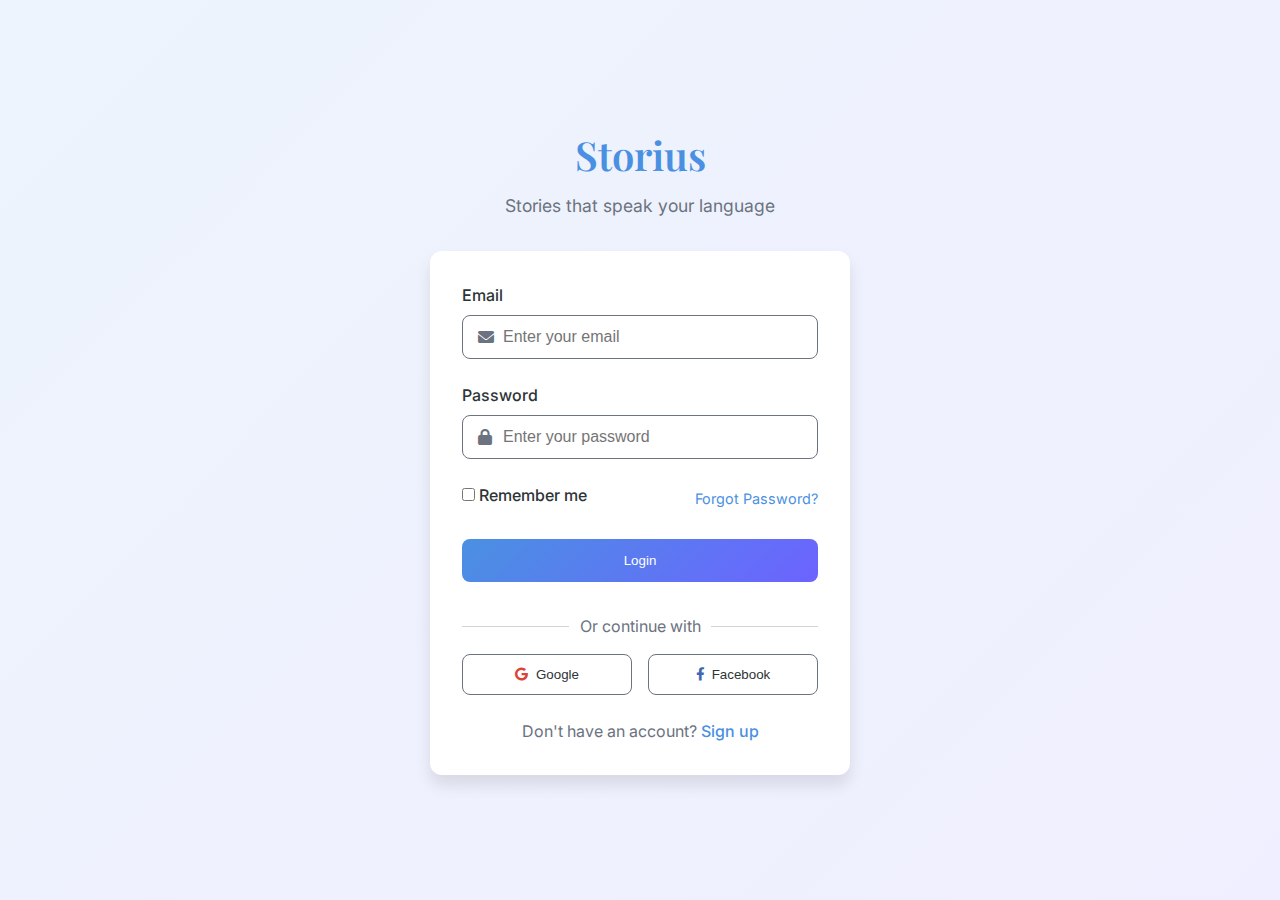
<file: index.html>
<!DOCTYPE html>
<html lang="en">
<head>
    <meta charset="UTF-8">
    <meta name="viewport" content="width=device-width, initial-scale=1.0">
    <title>Storius - Login</title>
    <link rel="stylesheet" href="css/styles.css">
    <link rel="stylesheet" href="css/login.css">
    <!-- Google Fonts -->
    <link href="https://fonts.googleapis.com/css2?family=Poppins:wght@400;500;600&family=Inter:wght@400;500&family=Playfair+Display:wght@600&display=swap" rel="stylesheet">
    <!-- Font Awesome -->
    <link rel="stylesheet" href="https://cdnjs.cloudflare.com/ajax/libs/font-awesome/6.0.0/css/all.min.css">
</head>
<body class="login-page">
    <div class="login-container">
        <div class="logo-container">
            <h1>Storius</h1>
            <p>Stories that speak your language</p>
        </div>
        
        <div class="login-card">
            <form id="loginForm" class="login-form">
                <div class="form-group">
                    <label for="email">Email</label>
                    <div class="input-container">
                        <i class="fas fa-envelope"></i>
                        <input type="email" id="email" name="email" required placeholder="Enter your email">
                    </div>
                </div>
                
                <div class="form-group">
                    <label for="password">Password</label>
                    <div class="input-container">
                        <i class="fas fa-lock"></i>
                        <input type="password" id="password" name="password" required placeholder="Enter your password">
                        <!-- <i class="fas fa-eye toggle-password"></i> -->
                    </div>
                </div>

                <div class="form-options">
                    <label class="remember-me">
                        <input type="checkbox" id="remember" name="remember">
                        <span>Remember me</span>
                    </label>
                    <a href="#" class="forgot-password">Forgot Password?</a>
                </div>

                <button type="submit" class="login-button">Login</button>

                <div class="social-login">
                    <p>Or continue with</p>
                    <div class="social-buttons">
                        <button type="button" class="social-button google">
                            <i class="fab fa-google"></i>
                            Google
                        </button>
                        <button type="button" class="social-button facebook">
                            <i class="fab fa-facebook-f"></i>
                            Facebook
                        </button>
                    </div>
                </div>

                <p class="signup-prompt">
                    Don't have an account? <a href="#" class="signup-link">Sign up</a>
                </p>
            </form>
        </div>
    </div>
    <script src="js/login.js"></script>
</body>
</html>
</file>
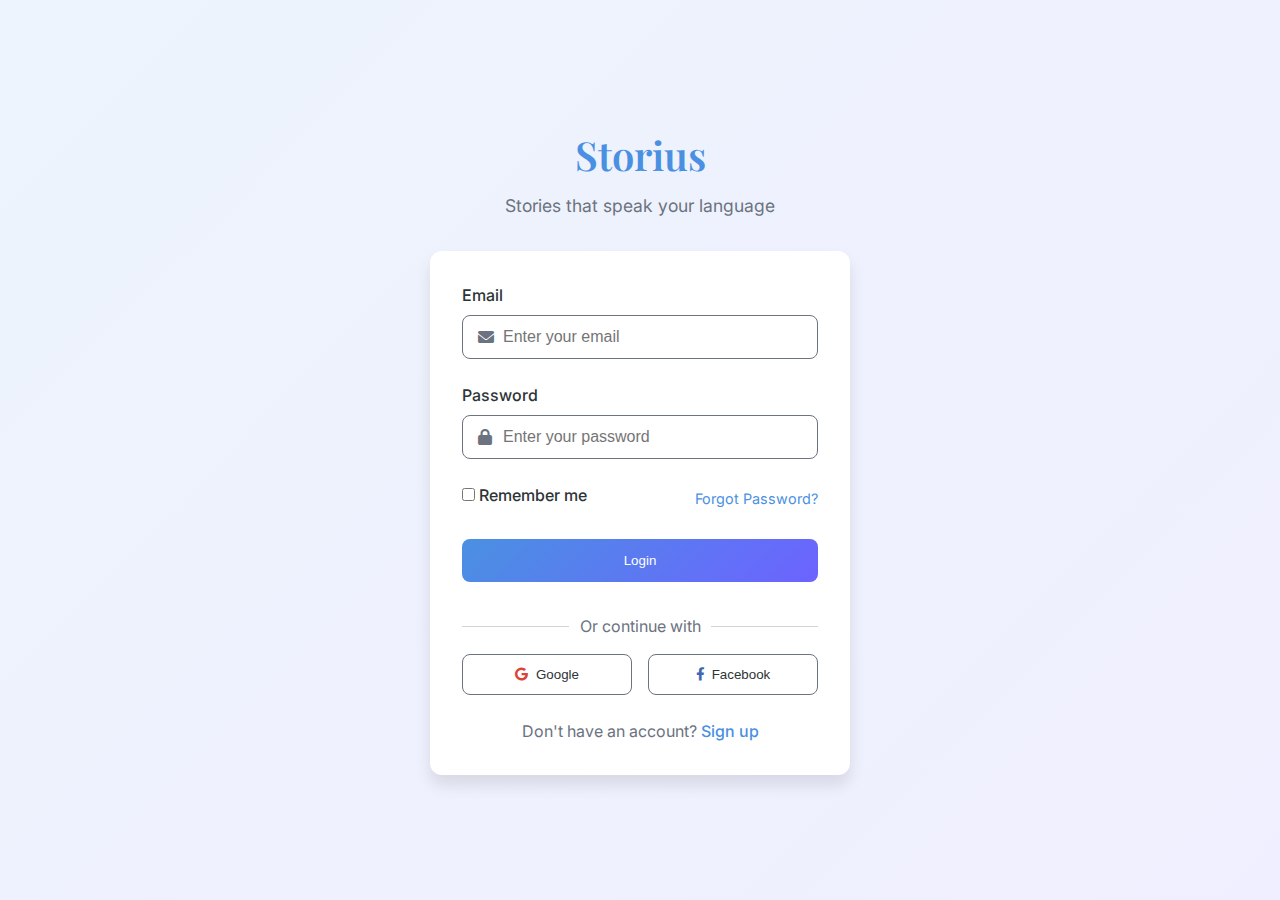
<file: src/main/resources/templates/index.html>
<!DOCTYPE html>
<html lang="en">
<head>
    <meta charset="UTF-8">
    <meta name="viewport" content="width=device-width, initial-scale=1.0">
    <title>Storius - Login</title>
    <link rel="stylesheet" href="/css/styles.css">
    <link rel="stylesheet" href="/css/login.css">
    <!-- Google Fonts -->
    <link href="https://fonts.googleapis.com/css2?family=Poppins:wght@400;500;600&family=Inter:wght@400;500&family=Playfair+Display:wght@600&display=swap" rel="stylesheet">
    <!-- Font Awesome -->
    <link rel="stylesheet" href="https://cdnjs.cloudflare.com/ajax/libs/font-awesome/6.0.0/css/all.min.css">
</head>
<body class="login-page">
    <div class="login-container">
        <div class="logo-container">
            <h1>Storius</h1>
            <p>Stories that speak your language</p>
        </div>
        
        <div class="login-card">
            <form id="loginForm" class="login-form">
                <div class="form-group">
                    <label for="email">Email</label>
                    <div class="input-container">
                        <i class="fas fa-envelope"></i>
                        <input type="email" id="email" name="email" required placeholder="Enter your email">
                    </div>
                </div>
                
                <div class="form-group">
                    <label for="password">Password</label>
                    <div class="input-container">
                        <i class="fas fa-lock"></i>
                        <input type="password" id="password" name="password" required placeholder="Enter your password">
                        <!-- <i class="fas fa-eye toggle-password"></i> -->
                    </div>
                </div>

                <div class="form-options">
                    <label class="remember-me">
                        <input type="checkbox" id="remember" name="remember">
                        <span>Remember me</span>
                    </label>
                    <a href="#" class="forgot-password">Forgot Password?</a>
                </div>

                <button type="submit" class="login-button">Login</button>

                <div class="social-login">
                    <p>Or continue with</p>
                    <div class="social-buttons">
                        <button type="button" class="social-button google">
                            <i class="fab fa-google"></i>
                            Google
                        </button>
                        <button type="button" class="social-button facebook">
                            <i class="fab fa-facebook-f"></i>
                            Facebook
                        </button>
                    </div>
                </div>

                <p class="signup-prompt">
                    Don't have an account? <a href="#" class="signup-link">Sign up</a>
                </p>
            </form>
        </div>
    </div>
    <script src="js/login.js"></script>
</body>
</html>
</file>
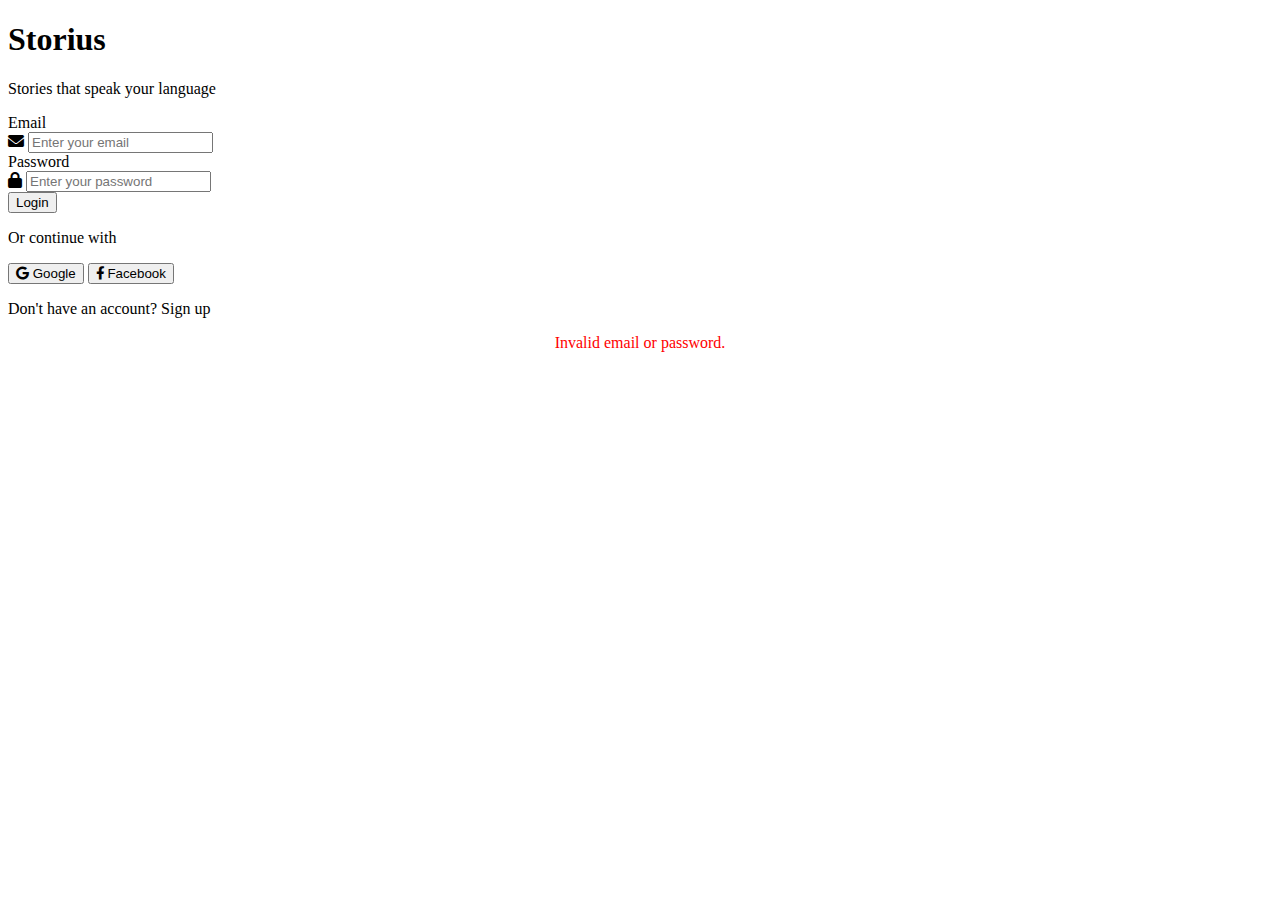
<file: src/main/resources/templates/login.html>
<!DOCTYPE html>
<html lang="en" xmlns:th="http://www.thymeleaf.org">
<head>
    <meta charset="UTF-8">
    <meta name="viewport" content="width=device-width, initial-scale=1.0">
    <title>Storius - Login</title>
    <link rel="stylesheet" th:href="@{/css/styles.css}">
    <link rel="stylesheet" th:href="@{/css/login.css}">
    <!-- Google Fonts -->
    <link href="https://fonts.googleapis.com/css2?family=Poppins:wght@400;500;600&family=Inter:wght@400;500&family=Playfair+Display:wght@600&display=swap" rel="stylesheet">
    <!-- Font Awesome -->
    <link rel="stylesheet" href="https://cdnjs.cloudflare.com/ajax/libs/font-awesome/6.0.0/css/all.min.css">
</head>
<body class="login-page">
    <div class="login-container">
        <div class="logo-container">
            <h1>Storius</h1>
            <p>Stories that speak your language</p>
        </div>
        
        <div class="login-card">
            <form id="loginForm" class="login-form" method="post" th:action="@{/login}">
                <div class="form-group">
                    <label for="email">Email</label>
                    <div class="input-container">
                        <i class="fas fa-envelope"></i>
                        <input type="email" id="email" name="email" required placeholder="Enter your email">
                    </div>
                </div>
                
                <div class="form-group">
                    <label for="password">Password</label>
                    <div class="input-container">
                        <i class="fas fa-lock"></i>
                        <input type="password" id="password" name="password" required placeholder="Enter your password">
                    </div>
                </div>

                <button type="submit" class="login-button">Login</button>

                <div class="social-login">
                    <p>Or continue with</p>
                    <div class="social-buttons">
                        <button type="button" class="social-button google">
                            <i class="fab fa-google"></i>
                            Google
                        </button>
                        <button type="button" class="social-button facebook">
                            <i class="fab fa-facebook-f"></i>
                            Facebook
                        </button>
                    </div>
                </div>

                <p class="signup-prompt">
                    Don't have an account? <a th:href="@{/register}" class="signup-link">Sign up</a>
                </p>

                <div th:if="${loginError}" class="error-message" style="color: red; text-align: center; margin-bottom: 1rem;">
                    Invalid email or password.
                </div>
            </form>
        </div>
    </div>
    <script th:src="@{/js/login.js}"></script>
</body>
</html>
</file>
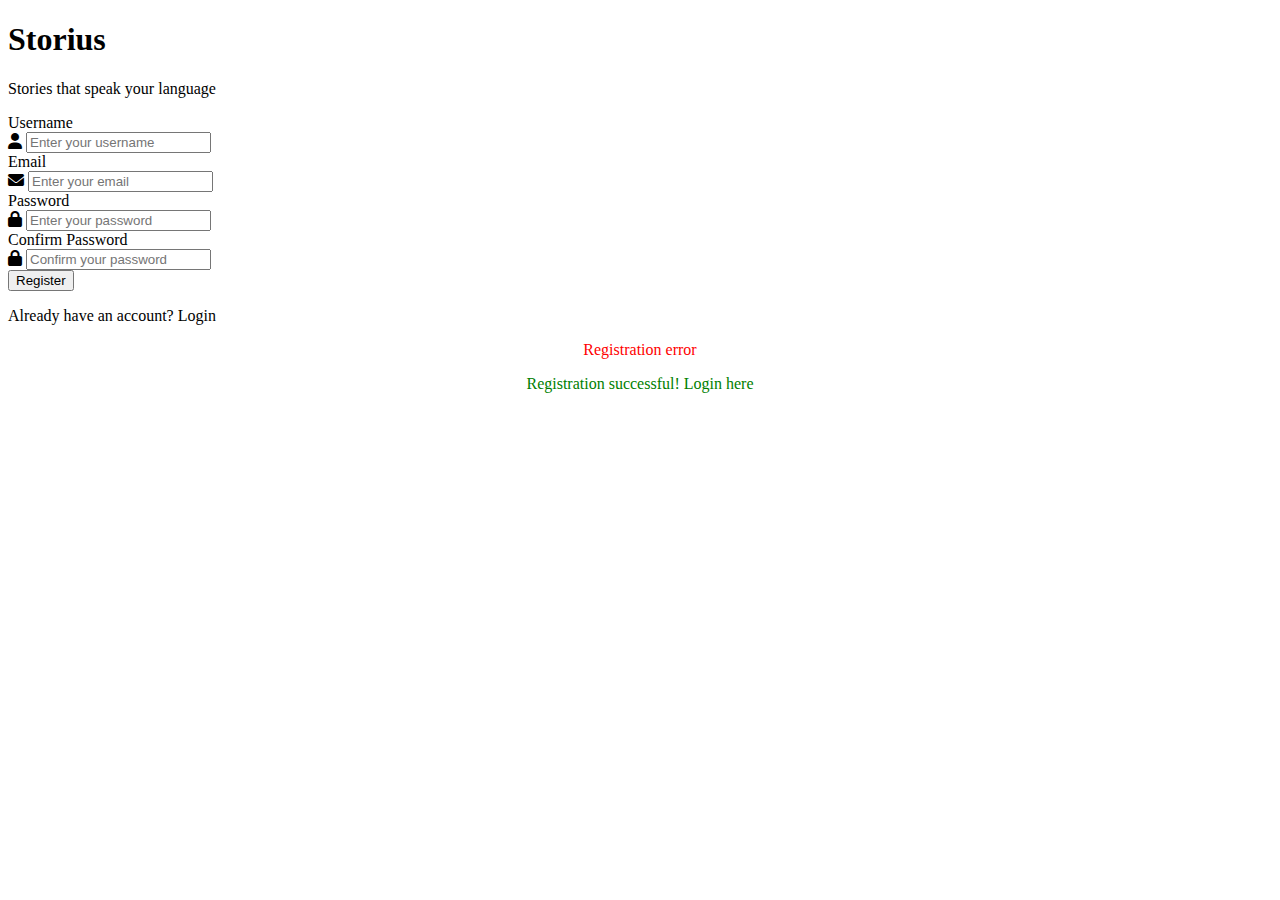
<file: src/main/resources/templates/register.html>
<!DOCTYPE html>
<html lang="en" xmlns:th="http://www.thymeleaf.org">
<head>
    <meta charset="UTF-8">
    <meta name="viewport" content="width=device-width, initial-scale=1.0">
    <title>Storius - Register</title>
    <link rel="stylesheet" th:href="@{/css/styles.css}">
    <link rel="stylesheet" th:href="@{/css/login.css}">
    <link href="https://fonts.googleapis.com/css2?family=Poppins:wght@400;500;600&family=Inter:wght@400;500&family=Playfair+Display:wght@600&display=swap" rel="stylesheet">
    <link rel="stylesheet" href="https://cdnjs.cloudflare.com/ajax/libs/font-awesome/6.0.0/css/all.min.css">
</head>
<body class="login-page">
    <div class="login-container">
        <div class="logo-container">
            <h1>Storius</h1>
            <p>Stories that speak your language</p>
        </div>
        <div class="login-card">
            <form id="registerForm" class="login-form" method="post" th:action="@{/register}">
                <div class="form-group">
                    <label for="username">Username</label>
                    <div class="input-container">
                        <i class="fas fa-user"></i>
                        <input type="text" id="username" name="username" required placeholder="Enter your username">
                    </div>
                </div>
                <div class="form-group">
                    <label for="email">Email</label>
                    <div class="input-container">
                        <i class="fas fa-envelope"></i>
                        <input type="email" id="email" name="email" required placeholder="Enter your email">
                    </div>
                </div>
                <div class="form-group">
                    <label for="password">Password</label>
                    <div class="input-container">
                        <i class="fas fa-lock"></i>
                        <input type="password" id="password" name="password" required placeholder="Enter your password">
                    </div>
                </div>
                <div class="form-group">
                    <label for="confirmPassword">Confirm Password</label>
                    <div class="input-container">
                        <i class="fas fa-lock"></i>
                        <input type="password" id="confirmPassword" name="confirmPassword" required placeholder="Confirm your password">
                    </div>
                </div>
                <button type="submit" class="login-button">Register</button>
                <p class="signup-prompt">
                    Already have an account? <a th:href="@{/login}" class="signup-link">Login</a>
                </p>
                <div th:if="${registerError}" class="error-message" style="color: red; text-align: center; margin-bottom: 1rem;">
                    <span th:text="${registerError}">Registration error</span>
                </div>
                <div th:if="${registerSuccess}" class="success-message" style="color: green; text-align: center; margin-bottom: 1rem;">
                    Registration successful! <a th:href="@{/login}">Login here</a>
                </div>
            </form>
        </div>
    </div>
    <script th:src="@{/js/login.js}"></script>
</body>
</html>
</file>
<file: css/styles.css>
:root {
    --primary: #4A90E2;
    --secondary: #6C63FF;
    --accent: #FF6B6B;
    --background: #F8F9FA;
    --text: #2D3436;
    --text-light: #6B7280;
    --white: #FFFFFF;
    --error: #DC3545;
    --success: #28A745;
    
    --primary-gradient: linear-gradient(135deg, var(--primary), var(--secondary));
    
    --shadow-sm: 0 2px 4px rgba(0, 0, 0, 0.05);
    --shadow-md: 0 4px 6px rgba(0, 0, 0, 0.1);
    --shadow-lg: 0 10px 15px rgba(0, 0, 0, 0.1);
    
    --radius-sm: 4px;
    --radius-md: 8px;
    --radius-lg: 12px;
}

* {
    margin: 0;
    padding: 0;
    box-sizing: border-box;
}

body {
    font-family: 'Inter', sans-serif;
    font-size: 16px;
    line-height: 1.5;
    color: var(--text);
    background-color: var(--background);
}

h1, h2, h3, h4, h5, h6 {
    font-family: 'Poppins', sans-serif;
    font-weight: 600;
}

.button {
    display: inline-flex;
    align-items: center;
    justify-content: center;
    padding: 0.75rem 1.5rem;
    border-radius: var(--radius-md);
    font-weight: 500;
    cursor: pointer;
    transition: all 0.2s ease-in-out;
    border: none;
    outline: none;
}

.button-primary {
    background: var(--primary-gradient);
    color: var(--white);
}

.button-primary:hover {
    transform: translateY(-2px);
    box-shadow: var(--shadow-md);
}

.button-secondary {
    background: var(--white);
    border: 2px solid var(--primary);
    color: var(--primary);
}

.button-secondary:hover {
    background: var(--primary);
    color: var(--white);
}

.input-field {
    width: 100%;
    padding: 0.75rem 1rem;
    border: 1px solid var(--text-light);
    border-radius: var(--radius-md);
    font-size: 1rem;
    transition: border-color 0.2s ease;
}

.input-field:focus {
    border-color: var(--primary);
    outline: none;
    box-shadow: 0 0 0 2px rgba(74, 144, 226, 0.2);
}

.text-center { text-align: center; }
.mt-1 { margin-top: 0.5rem; }
.mt-2 { margin-top: 1rem; }
.mt-3 { margin-top: 1.5rem; }
.mt-4 { margin-top: 2rem; }
.mb-1 { margin-bottom: 0.5rem; }
.mb-2 { margin-bottom: 1rem; }
.mb-3 { margin-bottom: 1.5rem; }
.mb-4 { margin-bottom: 2rem; }

@keyframes fadeIn {
    from { opacity: 0; }
    to { opacity: 1; }
}

.fade-in {
    animation: fadeIn 0.3s ease-in;
}
</file>
<file: css/login.css>
.login-page {
    min-height: 100vh;
    display: flex;
    align-items: center;
    justify-content: center;
    background: linear-gradient(135deg, rgba(74, 144, 226, 0.1), rgba(108, 99, 255, 0.1));
    padding: 2rem;
}

.login-container {
    width: 100%;
    max-width: 420px;
    animation: fadeIn 0.5s ease-out;
}

.logo-container {
    text-align: center;
    margin-bottom: 2rem;
}

.logo-container h1 {
    font-family: 'Playfair Display', serif;
    font-size: 2.5rem;
    color: var(--primary);
    margin-bottom: 0.5rem;
}

.logo-container p {
    color: var(--text-light);
    font-size: 1.1rem;
}

.login-card {
    background: var(--white);
    border-radius: var(--radius-lg);
    padding: 2rem;
    box-shadow: var(--shadow-lg);
}

.login-form .form-group {
    margin-bottom: 1.5rem;
}

.login-form label {
    display: block;
    margin-bottom: 0.5rem;
    color: var(--text);
    font-weight: 500;
}

.input-container {
    position: relative;
}

.input-container i {
    position: absolute;
    left: 1rem;
    top: 50%;
    transform: translateY(-50%);
    color: var(--text-light);
}

.input-container input {
    width: 100%;
    padding: 0.75rem 1rem 0.75rem 2.5rem;
    border: 1px solid var(--text-light);
    border-radius: var(--radius-md);
    font-size: 1rem;
    transition: all 0.2s ease;
}

.input-container input:focus {
    border-color: var(--primary);
    box-shadow: 0 0 0 2px rgba(74, 144, 226, 0.2);
    outline: none;
}

.toggle-password {
    position: absolute;
    right: 1rem;
    top: 50%;
    transform: translateY(-50%);
    cursor: pointer;
    color: var(--text-light);
}

.form-options {
    display: flex;
    justify-content: space-between;
    align-items: center;
    margin-bottom: 1.5rem;
}

.remember-me {
    display: flex;
    align-items: center;
    gap: 0.5rem;
    cursor: pointer;
}

.forgot-password {
    color: var(--primary);
    text-decoration: none;
    font-size: 0.9rem;
}

.forgot-password:hover {
    text-decoration: underline;
}

.login-button {
    width: 100%;
    padding: 0.875rem;
    background: var(--primary-gradient);
    color: var(--white);
    border: none;
    border-radius: var(--radius-md);
    font-weight: 500;
    cursor: pointer;
    transition: all 0.2s ease;
}

.login-button:hover {
    transform: translateY(-2px);
    box-shadow: var(--shadow-md);
}

.social-login {
    margin-top: 2rem;
    text-align: center;
}

.social-login p {
    color: var(--text-light);
    margin-bottom: 1rem;
    position: relative;
}

.social-login p::before,
.social-login p::after {
    content: "";
    position: absolute;
    top: 50%;
    width: 30%;
    height: 1px;
    background: var(--text-light);
    opacity: 0.3;
}

.social-login p::before {
    left: 0;
}

.social-login p::after {
    right: 0;
}

.social-buttons {
    display: flex;
    gap: 1rem;
    margin-bottom: 1.5rem;
}

.social-button {
    flex: 1;
    display: flex;
    align-items: center;
    justify-content: center;
    gap: 0.5rem;
    padding: 0.75rem;
    border: 1px solid var(--text-light);
    border-radius: var(--radius-md);
    background: var(--white);
    color: var(--text);
    cursor: pointer;
    transition: all 0.2s ease;
}

.social-button:hover {
    background: var(--background);
    transform: translateY(-2px);
}

.social-button.google i {
    color: #DB4437;
}

.social-button.facebook i {
    color: #4267B2;
}

.signup-prompt {
    text-align: center;
    color: var(--text-light);
    margin-top: 1.5rem;
}

.signup-link {
    color: var(--primary);
    text-decoration: none;
    font-weight: 500;
}

.signup-link:hover {
    text-decoration: underline;
}

/* Responsive Design */
@media (max-width: 480px) {
    .login-page {
        padding: 1rem;
    }
    
    .login-card {
        padding: 1.5rem;
    }
    
    .social-buttons {
        flex-direction: column;
    }
}
</file>
